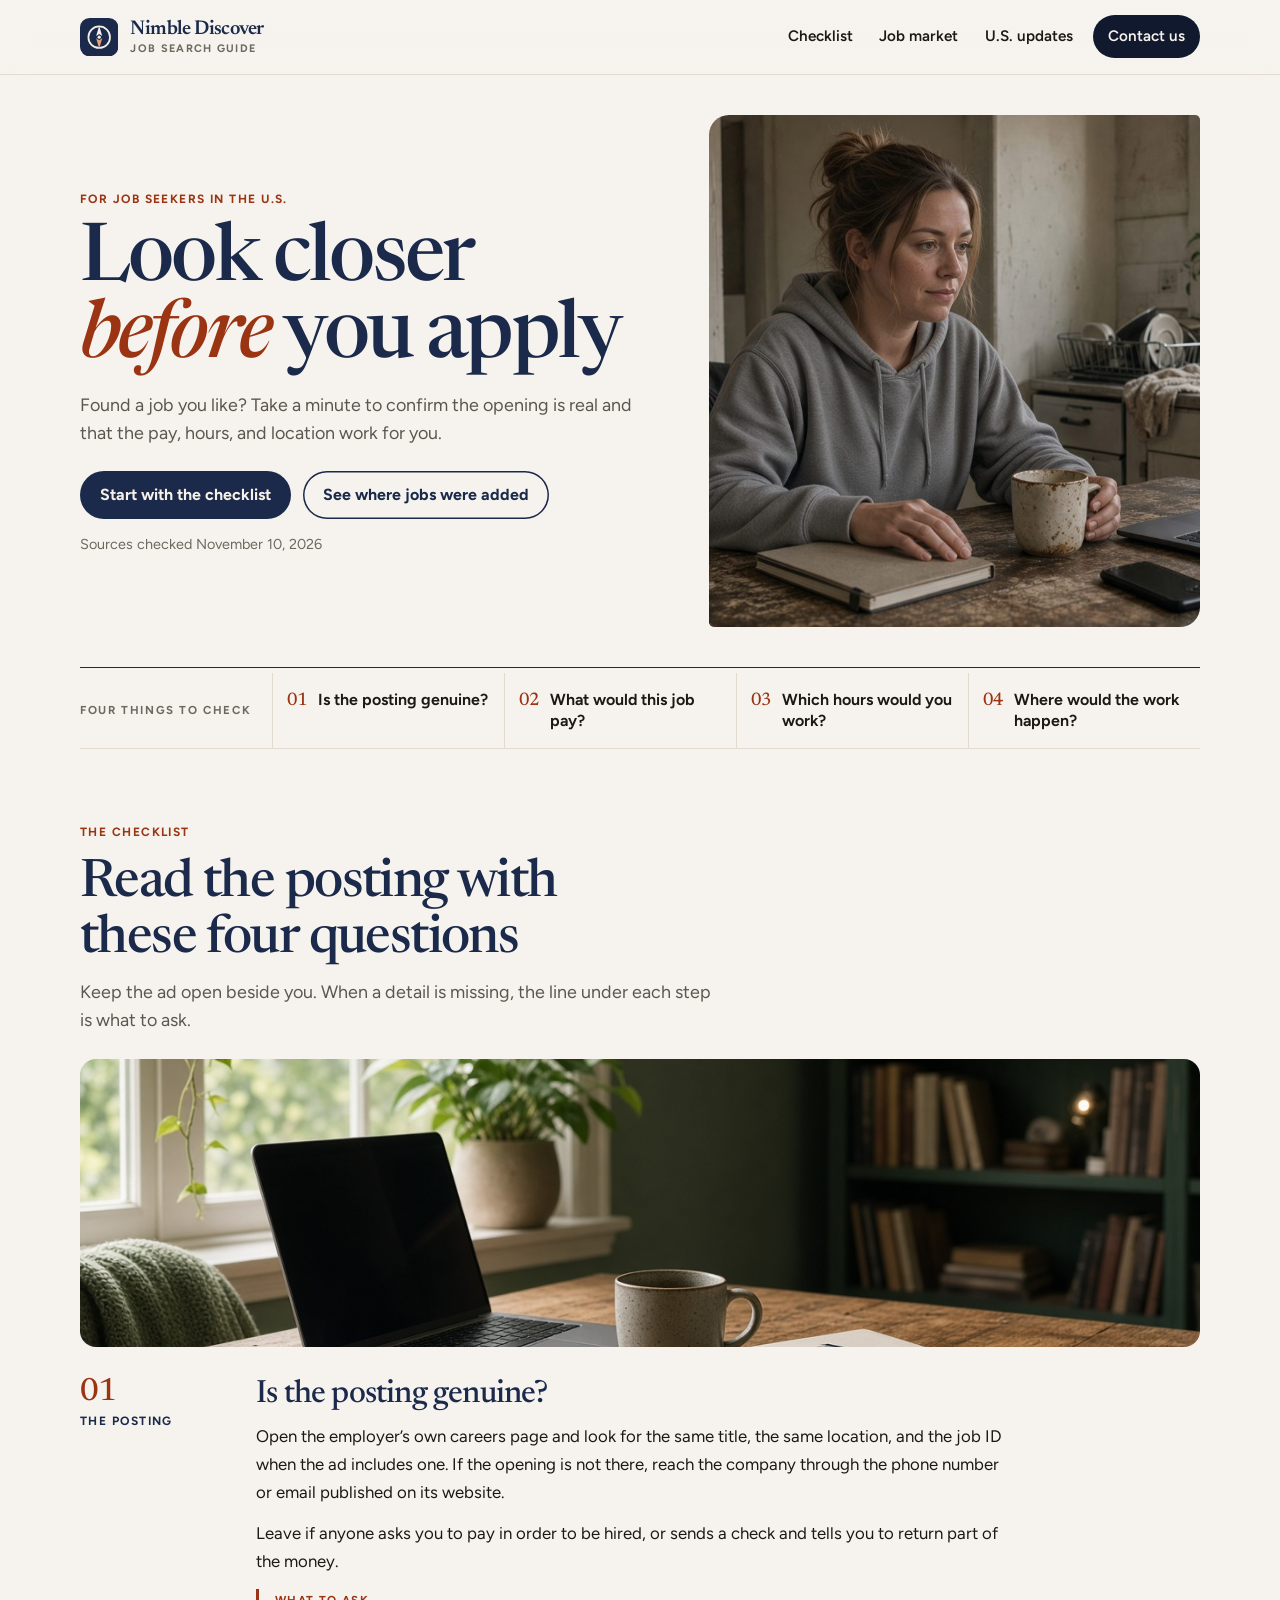
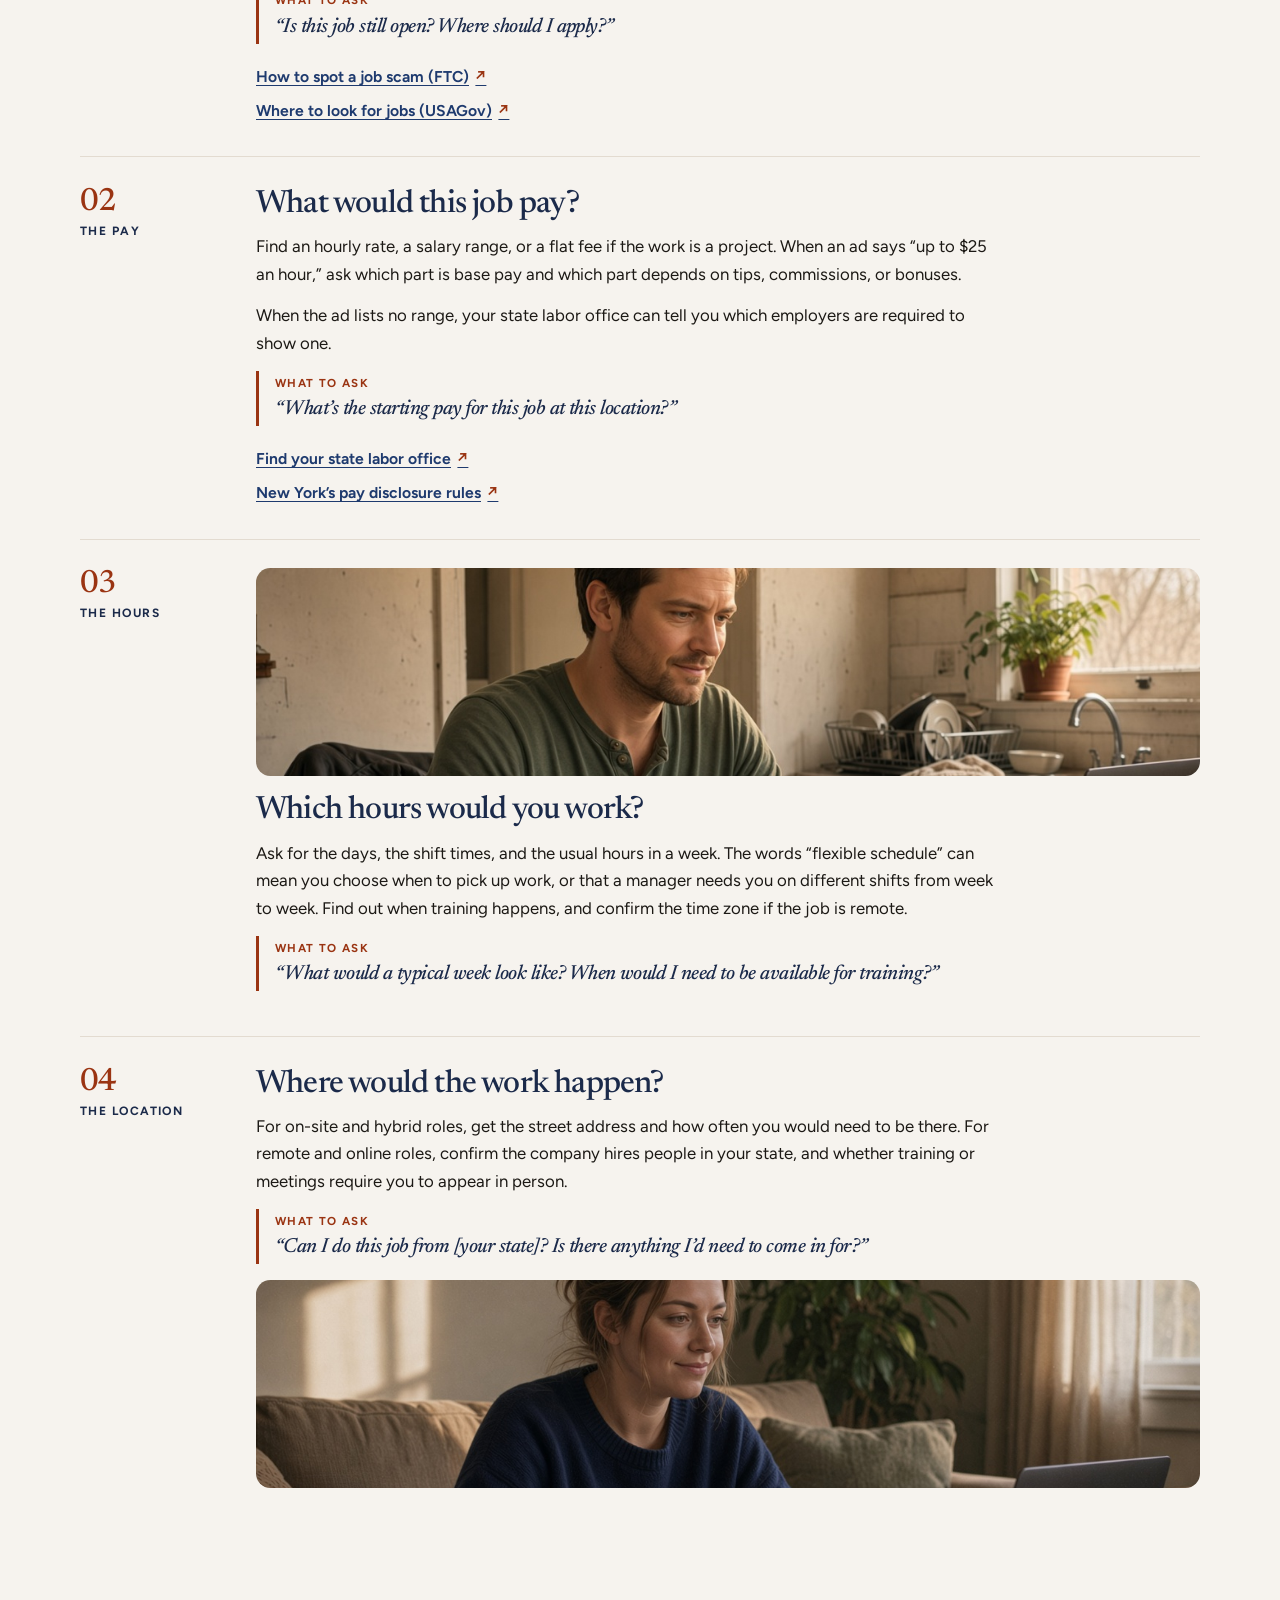
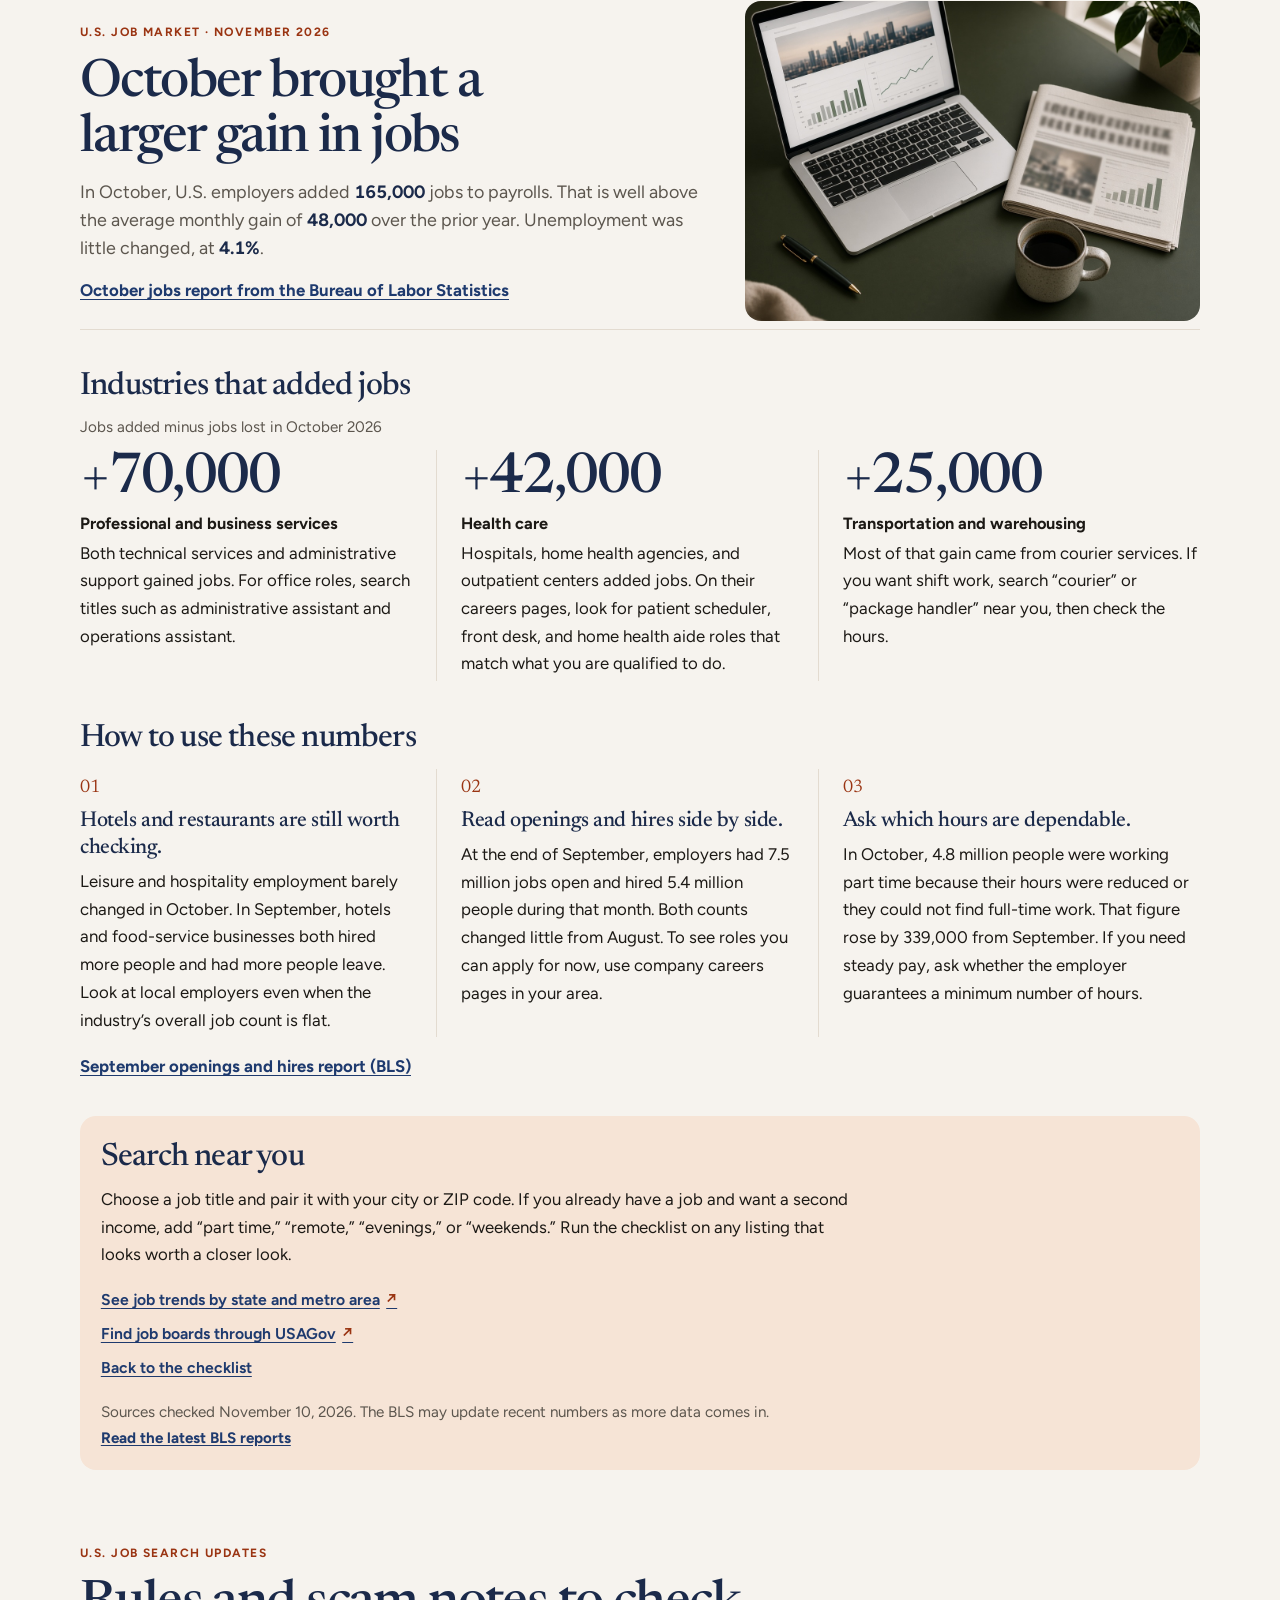
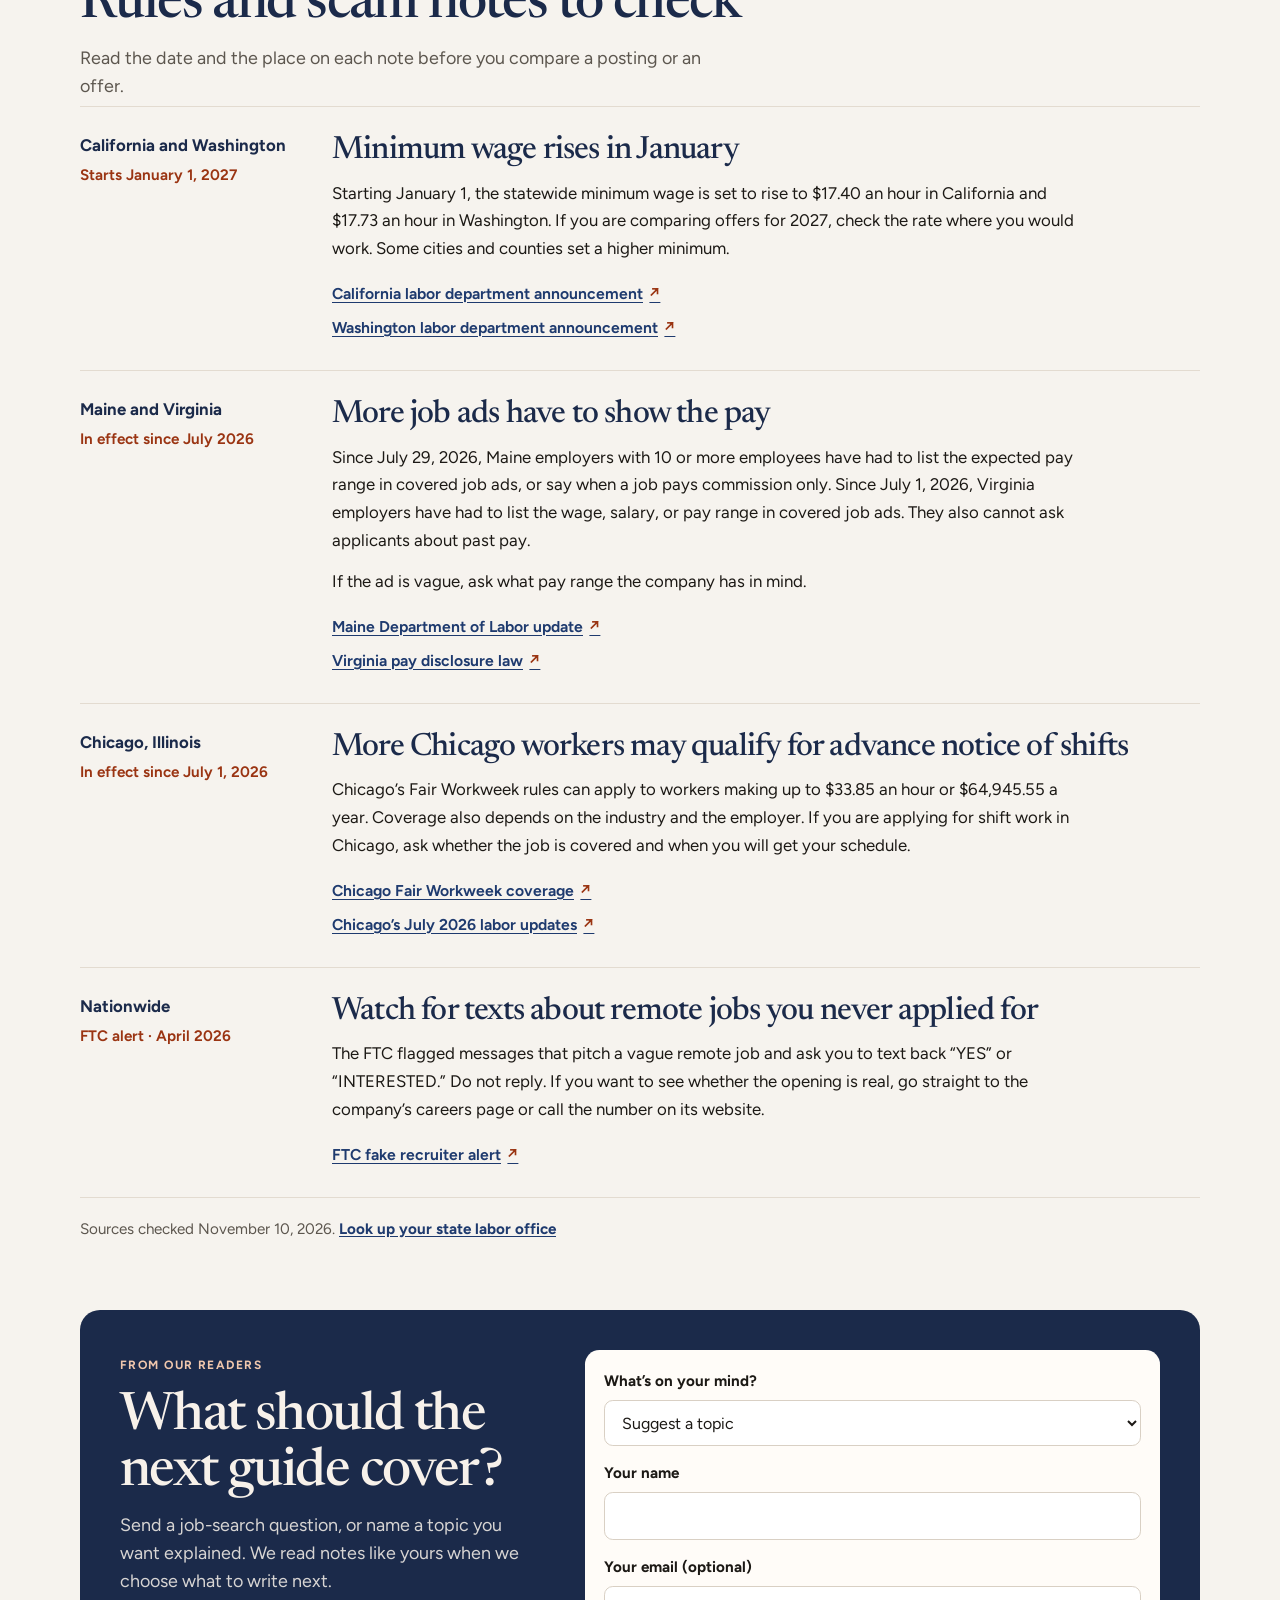
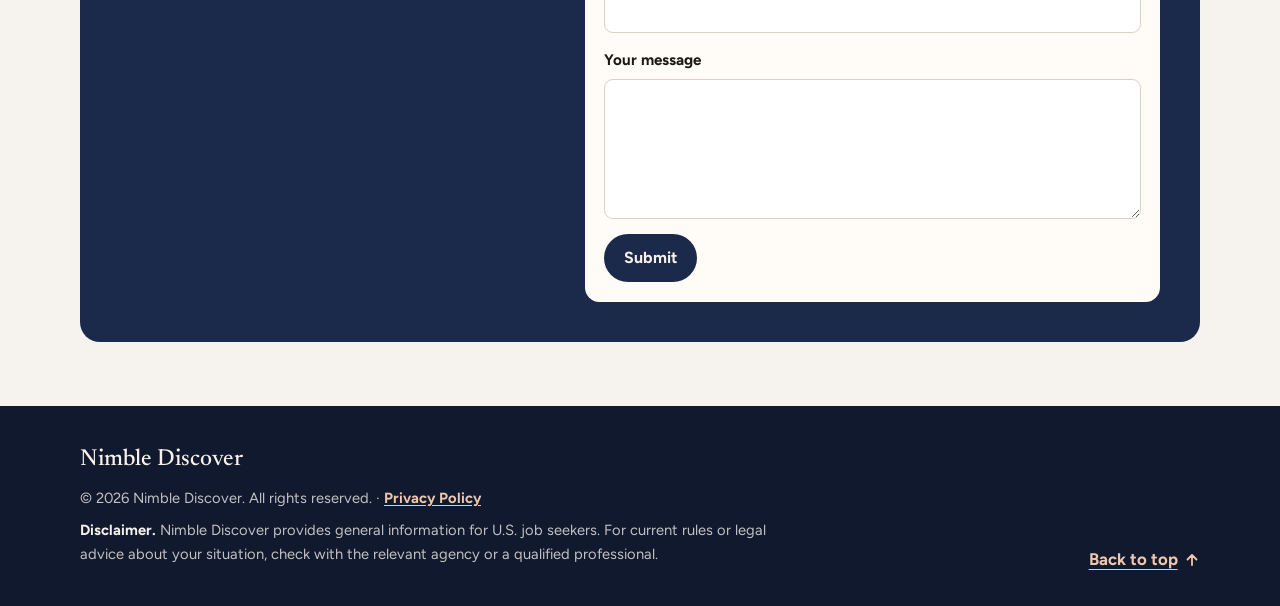
<file: index.html>
<!DOCTYPE html>
<html lang="en">
<head>
  <meta charset="utf-8">
  <meta name="viewport" content="width=device-width, initial-scale=1">
  <title>Look closer before you apply — Nimble Discover Job Search Guide</title>
  <meta name="description" content="Found a job you like? Take a minute to confirm the opening is real and that the pay, hours, and location work for you.">
  <meta name="theme-color" content="#1b2a4a">
  <link rel="canonical" href="https://nimblediscover.com/">
  <meta property="og:url" content="https://nimblediscover.com/">
  <link rel="icon" href="favicon.svg" type="image/svg+xml">
  <link rel="preconnect" href="https://fonts.googleapis.com">
  <link rel="preconnect" href="https://fonts.gstatic.com" crossorigin>
  <link href="https://fonts.googleapis.com/css2?family=Figtree:ital,wght@0,400;0,500;0,600;0,700;1,400&family=Newsreader:ital,opsz,wght@0,6..72,500;0,6..72,600;1,6..72,500&display=swap" rel="stylesheet">
  <link rel="stylesheet" href="uss-style.css">
</head>
<body>
  <div id="top"></div>
  <a class="skip-link" href="#main">Skip to main content</a>

  <header class="site-header">
    <div class="wrap header-inner">
      <a class="brand" href="#top">
        <svg class="mark" viewBox="0 0 32 32" aria-hidden="true">
          <rect width="32" height="32" rx="8" fill="#1b2a4a"/>
          <circle cx="16" cy="16" r="9" fill="none" stroke="#f4efe6" stroke-width="1.45"/>
          <path d="M16 6.6 18.55 15.05 16 13.35 13.45 15.05Z" fill="#f6f3ee"/>
          <path d="M16 25.4 13.45 16.95 16 18.65 18.55 16.95Z" fill="#e7a07a"/>
          <circle cx="16" cy="16" r="1.35" fill="#f4efe6"/>
        </svg>
        <span class="brand-text">
          <span class="brand-name">Nimble Discover</span>
          <span class="brand-sub">Job Search Guide</span>
        </span>
      </a>
      <nav class="site-nav" aria-label="Page">
        <a href="#checklist" data-nav="checklist">Checklist</a>
        <a href="#market" data-nav="market">Job market</a>
        <a href="#updates" data-nav="updates">U.S. updates</a>
        <a class="nav-cta" href="#feedback" data-nav="feedback">Contact us</a>
      </nav>
    </div>
  </header>

  <main id="main">
    <div class="page">
      <section class="hero" aria-labelledby="page-title">
        <div class="hero-copy">
          <p class="chip">For job seekers in the U.S.</p>
          <h1 id="page-title">Look closer <em>before</em> you apply</h1>
          <p class="lede">Found a job you like? Take a minute to confirm the opening is real and that the pay, hours, and location work for you.</p>
          <p class="hero-actions">
            <a class="button" href="#checklist">Start with the checklist</a>
            <a class="button button-ghost" href="#market">See where jobs were added</a>
          </p>
          <p class="checked-on">Sources checked November 10, 2026</p>
        </div>
        <figure class="hero-photo">
          <img src="images/pause-before-apply.jpg" width="1280" height="720" alt="A woman at her kitchen table pauses in front of a laptop before applying for a job.">
        </figure>
      </section>

      <nav class="quick" aria-label="Four things to check">
        <p class="quick-label">Four things to check</p>
        <ol class="quick-list">
          <li><a href="#posting" data-section-link="posting"><span class="num">01</span><span>Is the posting genuine?</span></a></li>
          <li><a href="#pay" data-section-link="pay"><span class="num">02</span><span>What would this job pay?</span></a></li>
          <li><a href="#hours" data-section-link="hours"><span class="num">03</span><span>Which hours would you work?</span></a></li>
          <li><a href="#location" data-section-link="location"><span class="num">04</span><span>Where would the work happen?</span></a></li>
        </ol>
      </nav>

      <div class="sheet-main">
        <section class="section" id="checklist" data-section="checklist">
          <p class="chip">The checklist</p>
          <h2>Read the posting with these four questions</h2>
          <p class="section-lede">Keep the ad open beside you. When a detail is missing, the line under each step is what to ask.</p>
          <figure class="check-photo">
            <img src="images/calm-laptop-nook.jpg" width="1280" height="720" alt="An open laptop, a mug, and a notebook on a wooden table beside a sunny window.">
          </figure>

          <article class="entry" id="posting" data-section="posting">
            <p class="step"><span>01</span> The posting</p>
            <div class="entry-copy">
              <h3>Is the posting genuine?</h3>
              <p>Open the employer’s own careers page and look for the same title, the same location, and the job ID when the ad includes one. If the opening is not there, reach the company through the phone number or email published on its website.</p>
              <p>Leave if anyone asks you to pay in order to be hired, or sends a check and tells you to return part of the money.</p>
              <blockquote class="ask">
                <p class="ask-label">What to ask</p>
                <p>“Is this job still open? Where should I apply?”</p>
              </blockquote>
              <ul class="resources">
                <li><a href="https://consumer.ftc.gov/consumer-alerts/2018/09/anatomy-fake-check-scam" target="_blank" rel="noopener noreferrer">How to spot a job scam (FTC)<span class="visually-hidden"> (opens in a new tab)</span></a></li>
                <li><a href="https://www.usa.gov/job-search" target="_blank" rel="noopener noreferrer">Where to look for jobs (USAGov)<span class="visually-hidden"> (opens in a new tab)</span></a></li>
              </ul>
            </div>
          </article>

          <article class="entry" id="pay" data-section="pay">
            <p class="step"><span>02</span> The pay</p>
            <div class="entry-copy">
              <h3>What would this job pay?</h3>
              <p>Find an hourly rate, a salary range, or a flat fee if the work is a project. When an ad says “up to $25 an hour,” ask which part is base pay and which part depends on tips, commissions, or bonuses.</p>
              <p>When the ad lists no range, your state labor office can tell you which employers are required to show one.</p>
              <blockquote class="ask">
                <p class="ask-label">What to ask</p>
                <p>“What’s the starting pay for this job at this location?”</p>
              </blockquote>
              <ul class="resources">
                <li><a href="https://www.dol.gov/agencies/whd/state/contacts" target="_blank" rel="noopener noreferrer">Find your state labor office<span class="visually-hidden"> (opens in a new tab)</span></a></li>
                <li><a href="https://dol.ny.gov/pay-transparency" target="_blank" rel="noopener noreferrer">New York’s pay disclosure rules<span class="visually-hidden"> (opens in a new tab)</span></a></li>
              </ul>
            </div>
          </article>

          <article class="entry" id="hours" data-section="hours">
            <p class="step"><span>03</span> The hours</p>
            <div class="entry-copy">
              <figure class="inline-photo">
                <img src="images/shift-start.jpg" width="1024" height="768" alt="A man checks a laptop and phone at his kitchen table.">
              </figure>
              <h3>Which hours would you work?</h3>
              <p>Ask for the days, the shift times, and the usual hours in a week. The words “flexible schedule” can mean you choose when to pick up work, or that a manager needs you on different shifts from week to week. Find out when training happens, and confirm the time zone if the job is remote.</p>
              <blockquote class="ask">
                <p class="ask-label">What to ask</p>
                <p>“What would a typical week look like? When would I need to be available for training?”</p>
              </blockquote>
            </div>
          </article>

          <article class="entry" id="location" data-section="location">
            <p class="step"><span>04</span> The location</p>
            <div class="entry-copy">
              <h3>Where would the work happen?</h3>
              <p>For on-site and hybrid roles, get the street address and how often you would need to be there. For remote and online roles, confirm the company hires people in your state, and whether training or meetings require you to appear in person.</p>
              <blockquote class="ask">
                <p class="ask-label">What to ask</p>
                <p>“Can I do this job from [your state]? Is there anything I’d need to come in for?”</p>
              </blockquote>
              <figure class="inline-photo inline-photo-end">
                <img src="images/arriving-at-work.jpg" width="1280" height="720" alt="A woman works on a laptop at her living-room table.">
              </figure>
            </div>
          </article>
        </section>

        <section class="section market" id="market" data-section="market">
          <div class="market-open">
            <div class="market-lead">
              <p class="chip">U.S. job market · November 2026</p>
              <h2>October brought a larger gain in jobs</h2>
              <p class="section-lede">In October, U.S. employers added <strong>165,000</strong> jobs to payrolls. That is well above the average monthly gain of <strong>48,000</strong> over the prior year. Unemployment was little changed, at <strong>4.1%</strong>.</p>
              <p class="source-link"><a href="https://www.bls.gov/news.release/empsit.nr0.htm" target="_blank" rel="noopener noreferrer">October jobs report from the Bureau of Labor Statistics<span class="visually-hidden"> (opens in a new tab)</span></a></p>
            </div>
            <figure class="market-photo">
              <img src="images/jobs-news-desk.jpg" width="1024" height="768" alt="A laptop showing job market charts next to a newspaper and a cup of coffee.">
            </figure>
          </div>

          <div class="market-block gains">
            <h3>Industries that added jobs</h3>
            <p class="meta-line">Jobs added minus jobs lost in October 2026</p>
            <div class="industries">
              <article class="industry">
                <p class="delta">+70,000</p>
                <div>
                  <h4>Professional and business services</h4>
                  <p>Both technical services and administrative support gained jobs. For office roles, search titles such as administrative assistant and operations assistant.</p>
                </div>
              </article>
              <article class="industry">
                <p class="delta">+42,000</p>
                <div>
                  <h4>Health care</h4>
                  <p>Hospitals, home health agencies, and outpatient centers added jobs. On their careers pages, look for patient scheduler, front desk, and home health aide roles that match what you are qualified to do.</p>
                </div>
              </article>
              <article class="industry">
                <p class="delta">+25,000</p>
                <div>
                  <h4>Transportation and warehousing</h4>
                  <p>Most of that gain came from courier services. If you want shift work, search “courier” or “package handler” near you, then check the hours.</p>
                </div>
              </article>
            </div>
          </div>

          <div class="market-block market-notes">
            <h3>How to use these numbers</h3>
            <ul class="meaning">
              <li><strong>Hotels and restaurants are still worth checking.</strong> Leisure and hospitality employment barely changed in October. In September, hotels and food-service businesses both hired more people and had more people leave. Look at local employers even when the industry’s overall job count is flat.</li>
              <li><strong>Read openings and hires side by side.</strong> At the end of September, employers had 7.5 million jobs open and hired 5.4 million people during that month. Both counts changed little from August. To see roles you can apply for now, use company careers pages in your area.</li>
              <li><strong>Ask which hours are dependable.</strong> In October, 4.8 million people were working part time because their hours were reduced or they could not find full-time work. That figure rose by 339,000 from September. If you need steady pay, ask whether the employer guarantees a minimum number of hours.</li>
            </ul>
            <p class="source-link"><a href="https://www.bls.gov/news.release/jolts.nr0.htm" target="_blank" rel="noopener noreferrer">September openings and hires report (BLS)<span class="visually-hidden"> (opens in a new tab)</span></a></p>
          </div>

          <div class="local">
            <h3>Search near you</h3>
            <p>Choose a job title and pair it with your city or ZIP code. If you already have a job and want a second income, add “part time,” “remote,” “evenings,” or “weekends.” Run the checklist on any listing that looks worth a closer look.</p>
            <ul class="resources">
              <li><a href="https://www.bls.gov/sae/" target="_blank" rel="noopener noreferrer">See job trends by state and metro area<span class="visually-hidden"> (opens in a new tab)</span></a></li>
              <li><a href="https://www.usa.gov/job-search" target="_blank" rel="noopener noreferrer">Find job boards through USAGov<span class="visually-hidden"> (opens in a new tab)</span></a></li>
              <li><a href="#checklist">Back to the checklist</a></li>
            </ul>
            <p class="source-note">Sources checked November 10, 2026. The BLS may update recent numbers as more data comes in. <a href="https://www.bls.gov/news.release/" target="_blank" rel="noopener noreferrer">Read the latest BLS reports<span class="visually-hidden"> (opens in a new tab)</span></a></p>
          </div>
        </section>

        <section class="section" id="updates" data-section="updates">
          <p class="chip">U.S. job search updates</p>
          <h2>Rules and scam notes to check</h2>
          <p class="section-lede">Read the date and the place on each note before you compare a posting or an offer.</p>

          <article class="rule">
            <div class="rule-meta">
              <p class="place">California and Washington</p>
              <p class="when">Starts January 1, 2027</p>
            </div>
            <div class="rule-body">
              <h3>Minimum wage rises in January</h3>
              <p>Starting January 1, the statewide minimum wage is set to rise to $17.40 an hour in California and $17.73 an hour in Washington. If you are comparing offers for 2027, check the rate where you would work. Some cities and counties set a higher minimum.</p>
              <ul class="resources">
                <li><a href="https://www.dir.ca.gov/dlse/faq_minimumwage.htm" target="_blank" rel="noopener noreferrer">California labor department announcement<span class="visually-hidden"> (opens in a new tab)</span></a></li>
                <li><a href="https://www.lni.wa.gov/workers-rights/wages/minimum-wage/" target="_blank" rel="noopener noreferrer">Washington labor department announcement<span class="visually-hidden"> (opens in a new tab)</span></a></li>
              </ul>
            </div>
          </article>

          <article class="rule">
            <div class="rule-meta">
              <p class="place">Maine and Virginia</p>
              <p class="when">In effect since July 2026</p>
            </div>
            <div class="rule-body">
              <h3>More job ads have to show the pay</h3>
              <p>Since July 29, 2026, Maine employers with 10 or more employees have had to list the expected pay range in covered job ads, or say when a job pays commission only. Since July 1, 2026, Virginia employers have had to list the wage, salary, or pay range in covered job ads. They also cannot ask applicants about past pay.</p>
              <p>If the ad is vague, ask what pay range the company has in mind.</p>
              <ul class="resources">
                <li><a href="https://www.maine.gov/labor/news_events/article.shtml?id=13356290" target="_blank" rel="noopener noreferrer">Maine Department of Labor update<span class="visually-hidden"> (opens in a new tab)</span></a></li>
                <li><a href="https://doli.virginia.gov/2026/07/01/employment-law-updates-new-legislation-protecting-virginia-workers-applies-beginning-july-1-2026/" target="_blank" rel="noopener noreferrer">Virginia pay disclosure law<span class="visually-hidden"> (opens in a new tab)</span></a></li>
              </ul>
            </div>
          </article>

          <article class="rule">
            <div class="rule-meta">
              <p class="place">Chicago, Illinois</p>
              <p class="when">In effect since July 1, 2026</p>
            </div>
            <div class="rule-body">
              <h3>More Chicago workers may qualify for advance notice of shifts</h3>
              <p>Chicago’s Fair Workweek rules can apply to workers making up to $33.85 an hour or $64,945.55 a year. Coverage also depends on the industry and the employer. If you are applying for shift work in Chicago, ask whether the job is covered and when you will get your schedule.</p>
              <ul class="resources">
                <li><a href="https://www.chicago.gov/city/en/depts/bacp/supp_info/fairworkweek.html" target="_blank" rel="noopener noreferrer">Chicago Fair Workweek coverage<span class="visually-hidden"> (opens in a new tab)</span></a></li>
                <li><a href="https://www.chicago.gov/content/dam/city/depts/bacp/OSL/2026_FWW%20Notice_English_v2.pdf" target="_blank" rel="noopener noreferrer">Chicago’s July 2026 labor updates<span class="visually-hidden"> (opens in a new tab)</span></a></li>
              </ul>
            </div>
          </article>

          <article class="rule">
            <div class="rule-meta">
              <p class="place">Nationwide</p>
              <p class="when">FTC alert · April 2026</p>
            </div>
            <div class="rule-body">
              <h3>Watch for texts about remote jobs you never applied for</h3>
              <p>The FTC flagged messages that pitch a vague remote job and ask you to text back “YES” or “INTERESTED.” Do not reply. If you want to see whether the opening is real, go straight to the company’s careers page or call the number on its website.</p>
              <ul class="resources">
                <li><a href="https://reportfraud.ftc.gov/" target="_blank" rel="noopener noreferrer">FTC fake recruiter alert<span class="visually-hidden"> (opens in a new tab)</span></a></li>
              </ul>
            </div>
          </article>

          <p class="source-note">Sources checked November 10, 2026. <a href="https://www.dol.gov/agencies/whd/state/contacts" target="_blank" rel="noopener noreferrer">Look up your state labor office<span class="visually-hidden"> (opens in a new tab)</span></a></p>
        </section>

        <section class="section feedback" id="feedback" data-section="feedback">
          <div class="feedback-copy">
            <p class="chip">From our readers</p>
            <h2>What should the next guide cover?</h2>
            <p class="section-lede">Send a job-search question, or name a topic you want explained. We read notes like yours when we choose what to write next.</p>
          </div>
          <form class="note-form" id="note-form" action="#feedback" method="post">
            <p id="form-status" class="form-status" role="status" tabindex="-1"></p>
            <div class="field">
              <label for="topic">What’s on your mind?</label>
              <select id="topic" name="topic">
                <option value="" selected>Suggest a topic</option>
                <option>Is the posting genuine?</option>
                <option>What would this job pay?</option>
                <option>Which hours would you work?</option>
                <option>Where would the work happen?</option>
                <option>Job market</option>
                <option>Rules and scam notes</option>
              </select>
            </div>
            <div class="field">
              <label for="name">Your name</label>
              <input id="name" name="name" type="text" autocomplete="name" required>
            </div>
            <div class="field">
              <label for="email">Your email (optional)</label>
              <input id="email" name="email" type="email" autocomplete="email" inputmode="email">
            </div>
            <div class="field">
              <label for="message">Your message</label>
              <textarea id="message" name="message" rows="5" required></textarea>
            </div>
            <button class="button" type="submit">Submit</button>
          </form>
        </section>
      </div>
    </div>
  </main>

  <footer class="site-footer">
    <div class="wrap footer-inner">
      <div class="footer-copy">
        <p class="footer-brand">Nimble Discover</p>
        <p>© 2026 Nimble Discover. All rights reserved. · <a class="footer-link" href="privacy-policy/">Privacy Policy</a></p>
        <p class="disclaimer"><strong>Disclaimer.</strong> Nimble Discover provides general information for U.S. job seekers. For current rules or legal advice about your situation, check with the relevant agency or a qualified professional.</p>
      </div>
      <a class="to-top" href="#top">Back to top <svg class="to-top-icon" viewBox="0 0 16 16" width="16" height="16" aria-hidden="true" focusable="false"><path d="M8 13V3M3.5 7.5L8 3l4.5 4.5" fill="none" stroke="currentColor" stroke-width="1.8" stroke-linecap="round" stroke-linejoin="round"/></svg></a>
    </div>
  </footer>

  <script src="uss-script.js"></script>
</body>
</html>
</file>
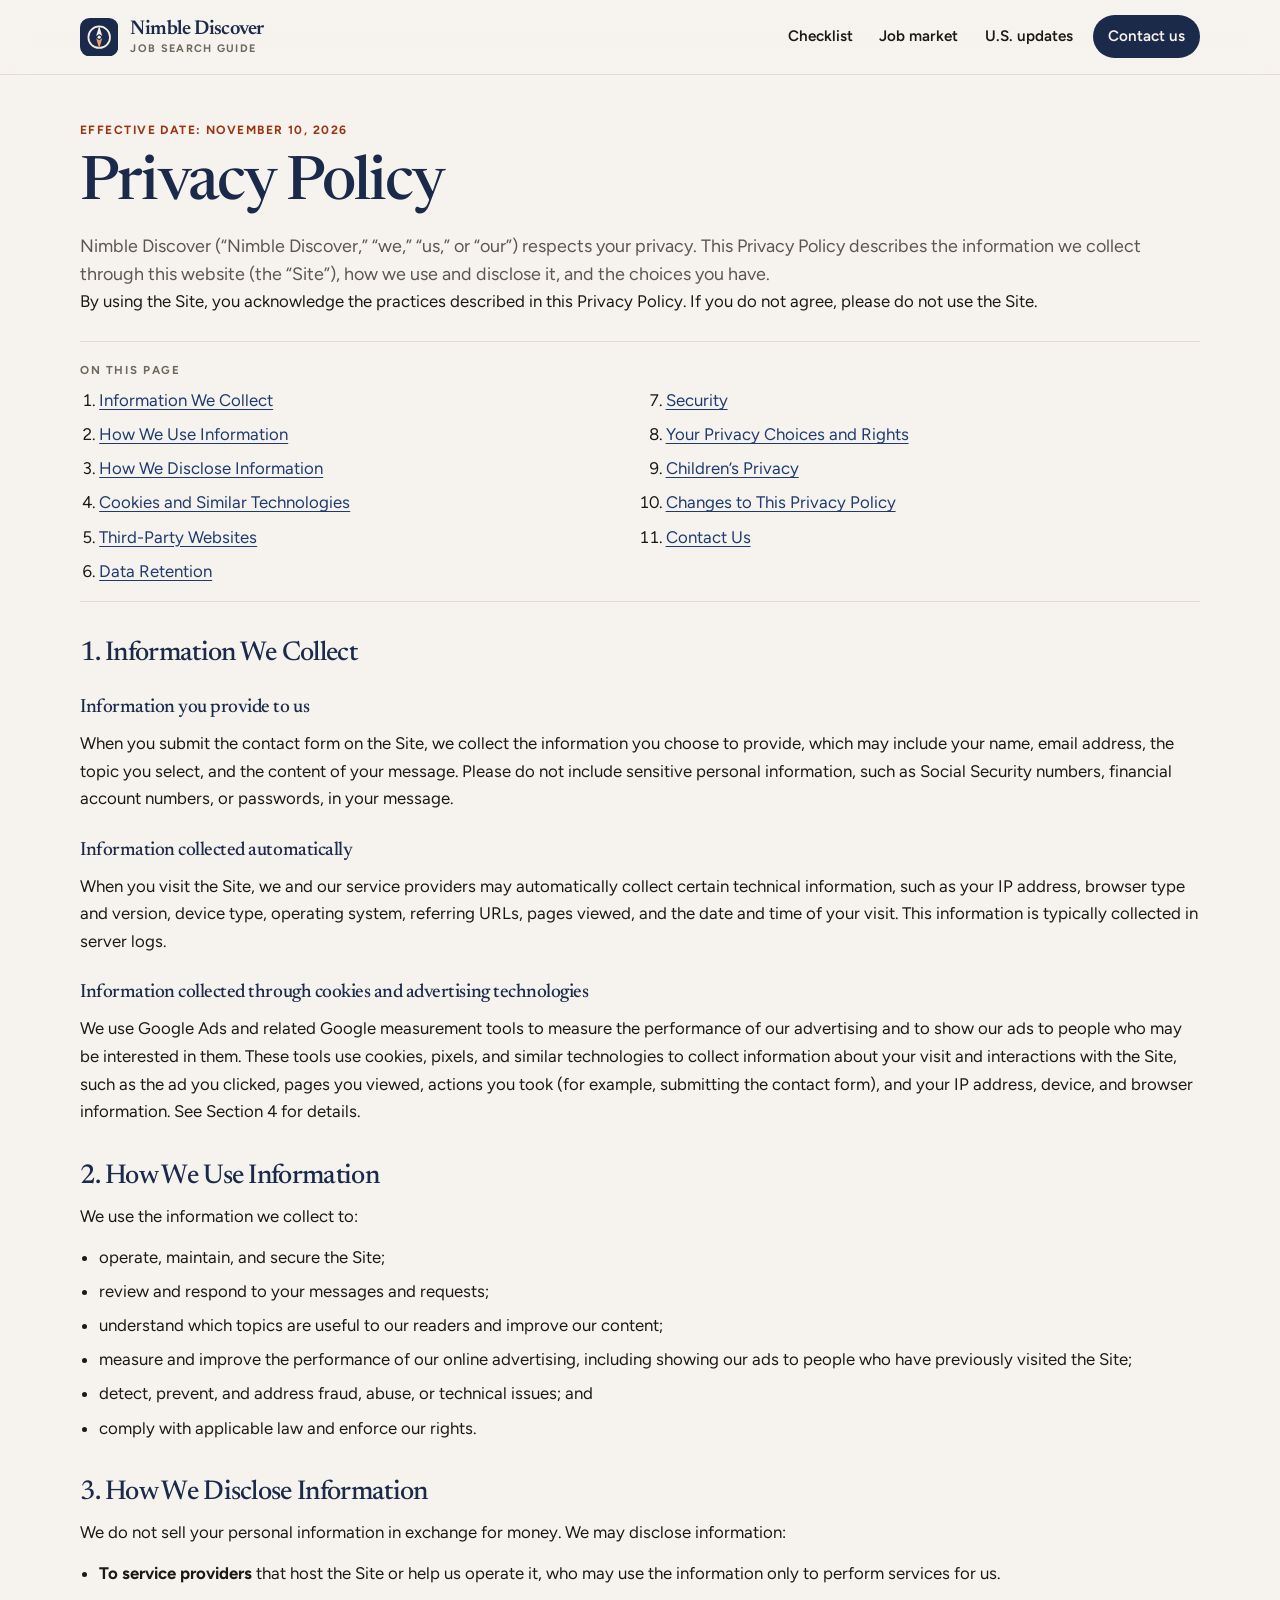
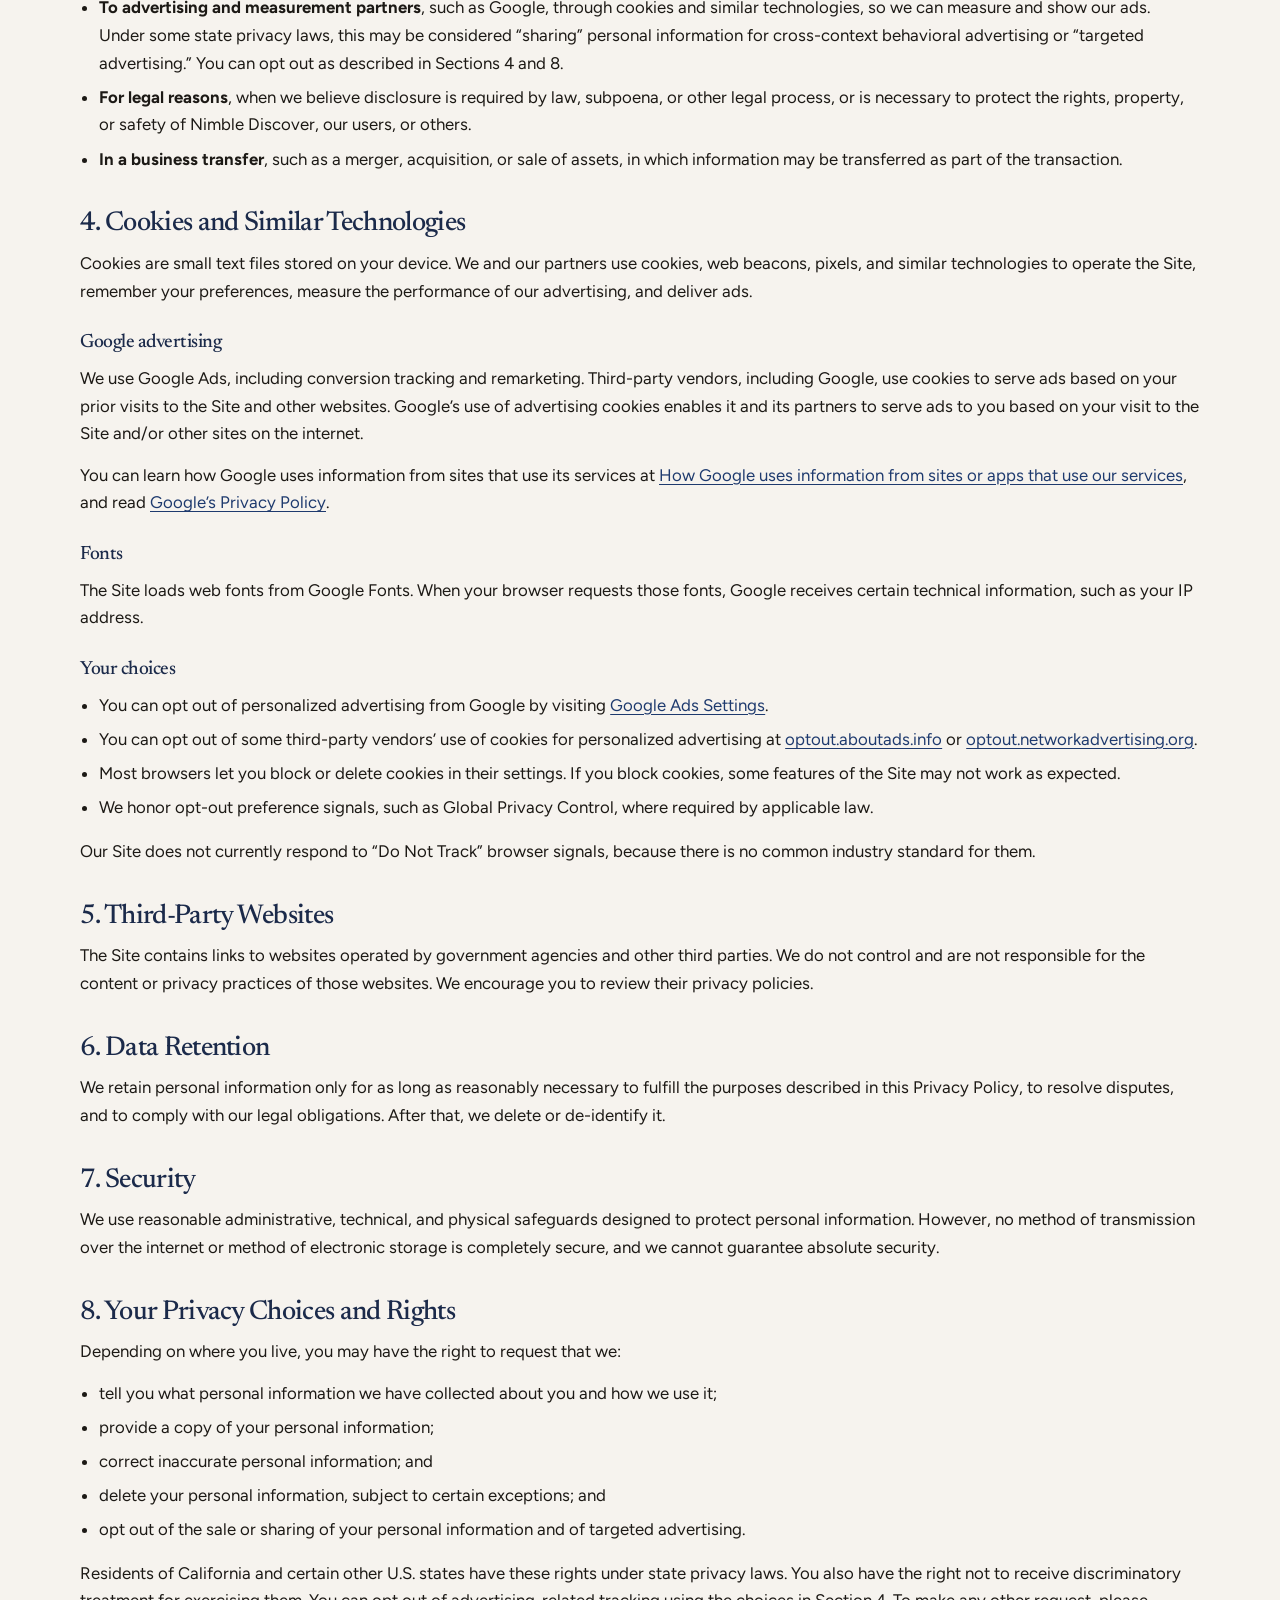
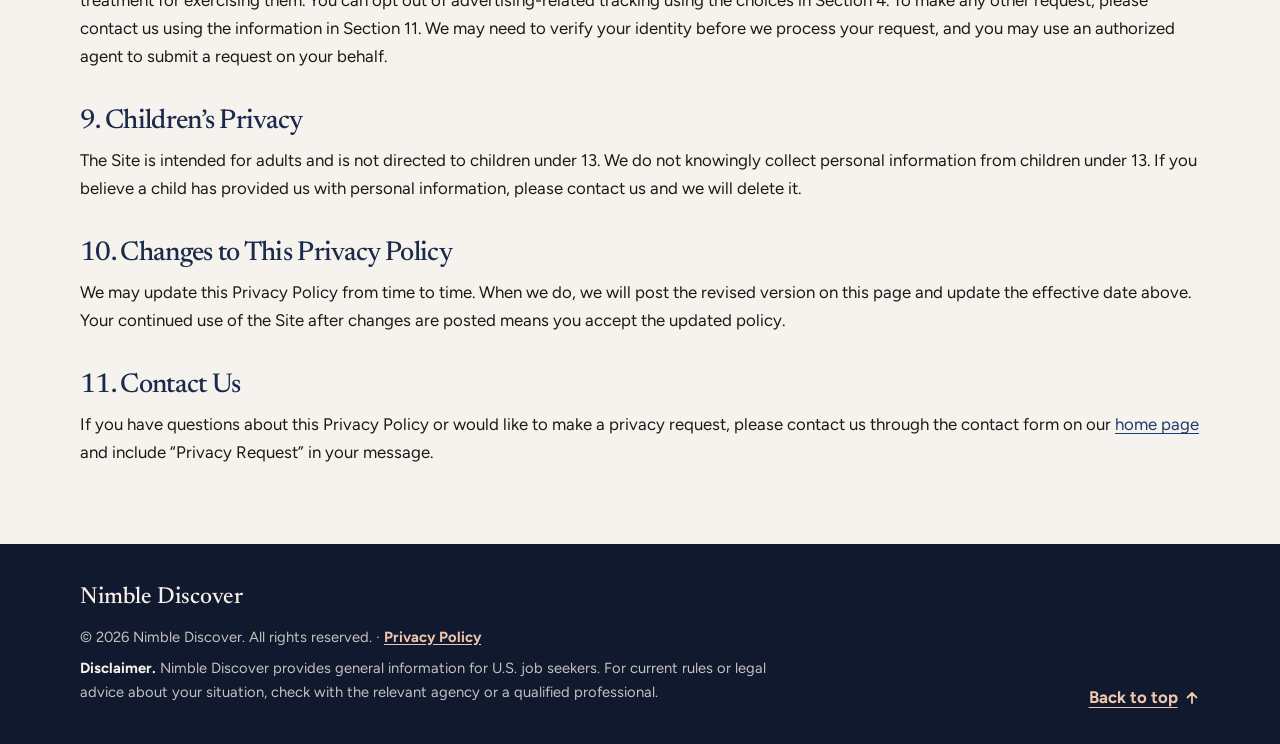
<file: privacy-policy/index.html>
<!DOCTYPE html>
<html lang="en">
<head>
  <meta charset="utf-8">
  <meta name="viewport" content="width=device-width, initial-scale=1">
  <title>Privacy Policy — Nimble Discover Job Search Guide</title>
  <meta name="description" content="How Nimble Discover handles the information you share with us and what we collect when you use this site.">
  <meta name="robots" content="index, follow">
  <meta name="theme-color" content="#1b2a4a">
  <link rel="canonical" href="https://nimblediscover.com/privacy-policy/">
  <link rel="icon" href="../favicon.svg" type="image/svg+xml">
  <link rel="preconnect" href="https://fonts.googleapis.com">
  <link rel="preconnect" href="https://fonts.gstatic.com" crossorigin>
  <link href="https://fonts.googleapis.com/css2?family=Figtree:ital,wght@0,400;0,500;0,600;0,700;1,400&family=Newsreader:ital,opsz,wght@0,6..72,500;0,6..72,600;1,6..72,500&display=swap" rel="stylesheet">
  <link rel="stylesheet" href="../uss-style.css">
</head>
<body>
  <div id="top"></div>
  <a class="skip-link" href="#main">Skip to main content</a>

  <header class="site-header">
    <div class="wrap header-inner">
      <a class="brand" href="../">
        <svg class="mark" viewBox="0 0 32 32" aria-hidden="true">
          <rect width="32" height="32" rx="8" fill="#1b2a4a"/>
          <circle cx="16" cy="16" r="9" fill="none" stroke="#f4efe6" stroke-width="1.45"/>
          <path d="M16 6.6 18.55 15.05 16 13.35 13.45 15.05Z" fill="#f6f3ee"/>
          <path d="M16 25.4 13.45 16.95 16 18.65 18.55 16.95Z" fill="#e7a07a"/>
          <circle cx="16" cy="16" r="1.35" fill="#f4efe6"/>
        </svg>
        <span class="brand-text">
          <span class="brand-name">Nimble Discover</span>
          <span class="brand-sub">Job Search Guide</span>
        </span>
      </a>
      <nav class="site-nav" aria-label="Page">
        <a href="../#checklist" data-nav="checklist">Checklist</a>
        <a href="../#market" >Job market</a>
        <a href="../#updates" >U.S. updates</a>
        <a class="nav-cta" href="../#feedback" >Contact us</a>
      </nav>
    </div>
  </header>

  <main id="main">
    <div class="page">
      <article class="doc doc-policy" aria-labelledby="page-title">
        <p class="chip">Effective date: November 10, 2026</p>
        <h1 id="page-title">Privacy Policy</h1>
        <p class="lede">Nimble Discover (“Nimble Discover,” “we,” “us,” or “our”) respects your privacy. This Privacy Policy describes the information we collect through this website (the “Site”), how we use and disclose it, and the choices you have.</p>
        <p>By using the Site, you acknowledge the practices described in this Privacy Policy. If you do not agree, please do not use the Site.</p>

        <nav class="doc-toc" aria-label="On this page">
          <p class="doc-toc-label">On this page</p>
          <ol>
            <li><a href="#collect">Information We Collect</a></li>
            <li><a href="#use">How We Use Information</a></li>
            <li><a href="#disclose">How We Disclose Information</a></li>
            <li><a href="#cookies">Cookies and Similar Technologies</a></li>
            <li><a href="#links">Third-Party Websites</a></li>
            <li><a href="#retention">Data Retention</a></li>
            <li><a href="#security">Security</a></li>
            <li><a href="#rights">Your Privacy Choices and Rights</a></li>
            <li><a href="#children">Children’s Privacy</a></li>
            <li><a href="#changes">Changes to This Privacy Policy</a></li>
            <li><a href="#contact">Contact Us</a></li>
          </ol>
        </nav>

        <h2 id="collect">1. Information We Collect</h2>
        <h3>Information you provide to us</h3>
        <p>When you submit the contact form on the Site, we collect the information you choose to provide, which may include your name, email address, the topic you select, and the content of your message. Please do not include sensitive personal information, such as Social Security numbers, financial account numbers, or passwords, in your message.</p>
        <h3>Information collected automatically</h3>
        <p>When you visit the Site, we and our service providers may automatically collect certain technical information, such as your IP address, browser type and version, device type, operating system, referring URLs, pages viewed, and the date and time of your visit. This information is typically collected in server logs.</p>
        <h3>Information collected through cookies and advertising technologies</h3>
        <p>We use Google Ads and related Google measurement tools to measure the performance of our advertising and to show our ads to people who may be interested in them. These tools use cookies, pixels, and similar technologies to collect information about your visit and interactions with the Site, such as the ad you clicked, pages you viewed, actions you took (for example, submitting the contact form), and your IP address, device, and browser information. See Section 4 for details.</p>

        <h2 id="use">2. How We Use Information</h2>
        <p>We use the information we collect to:</p>
        <ul>
          <li>operate, maintain, and secure the Site;</li>
          <li>review and respond to your messages and requests;</li>
          <li>understand which topics are useful to our readers and improve our content;</li>
          <li>measure and improve the performance of our online advertising, including showing our ads to people who have previously visited the Site;</li>
          <li>detect, prevent, and address fraud, abuse, or technical issues; and</li>
          <li>comply with applicable law and enforce our rights.</li>
        </ul>

        <h2 id="disclose">3. How We Disclose Information</h2>
        <p>We do not sell your personal information in exchange for money. We may disclose information:</p>
        <ul>
          <li><strong>To service providers</strong> that host the Site or help us operate it, who may use the information only to perform services for us.</li>
          <li><strong>To advertising and measurement partners</strong>, such as Google, through cookies and similar technologies, so we can measure and show our ads. Under some state privacy laws, this may be considered “sharing” personal information for cross-context behavioral advertising or “targeted advertising.” You can opt out as described in Sections 4 and 8.</li>
          <li><strong>For legal reasons</strong>, when we believe disclosure is required by law, subpoena, or other legal process, or is necessary to protect the rights, property, or safety of Nimble Discover, our users, or others.</li>
          <li><strong>In a business transfer</strong>, such as a merger, acquisition, or sale of assets, in which information may be transferred as part of the transaction.</li>
        </ul>

        <h2 id="cookies">4. Cookies and Similar Technologies</h2>
        <p>Cookies are small text files stored on your device. We and our partners use cookies, web beacons, pixels, and similar technologies to operate the Site, remember your preferences, measure the performance of our advertising, and deliver ads.</p>
        <h3>Google advertising</h3>
        <p>We use Google Ads, including conversion tracking and remarketing. Third-party vendors, including Google, use cookies to serve ads based on your prior visits to the Site and other websites. Google’s use of advertising cookies enables it and its partners to serve ads to you based on your visit to the Site and/or other sites on the internet.</p>
        <p>You can learn how Google uses information from sites that use its services at <a href="https://policies.google.com/technologies/partner-sites" target="_blank" rel="noopener noreferrer">How Google uses information from sites or apps that use our services<span class="visually-hidden"> (opens in a new tab)</span></a>, and read <a href="https://policies.google.com/privacy" target="_blank" rel="noopener noreferrer">Google’s Privacy Policy<span class="visually-hidden"> (opens in a new tab)</span></a>.</p>
        <h3>Fonts</h3>
        <p>The Site loads web fonts from Google Fonts. When your browser requests those fonts, Google receives certain technical information, such as your IP address.</p>
        <h3>Your choices</h3>
        <ul>
          <li>You can opt out of personalized advertising from Google by visiting <a href="https://adssettings.google.com" target="_blank" rel="noopener noreferrer">Google Ads Settings<span class="visually-hidden"> (opens in a new tab)</span></a>.</li>
          <li>You can opt out of some third-party vendors’ use of cookies for personalized advertising at <a href="https://optout.aboutads.info" target="_blank" rel="noopener noreferrer">optout.aboutads.info<span class="visually-hidden"> (opens in a new tab)</span></a> or <a href="https://optout.networkadvertising.org" target="_blank" rel="noopener noreferrer">optout.networkadvertising.org<span class="visually-hidden"> (opens in a new tab)</span></a>.</li>
          <li>Most browsers let you block or delete cookies in their settings. If you block cookies, some features of the Site may not work as expected.</li>
          <li>We honor opt-out preference signals, such as Global Privacy Control, where required by applicable law.</li>
        </ul>
        <p>Our Site does not currently respond to “Do Not Track” browser signals, because there is no common industry standard for them.</p>

        <h2 id="links">5. Third-Party Websites</h2>
        <p>The Site contains links to websites operated by government agencies and other third parties. We do not control and are not responsible for the content or privacy practices of those websites. We encourage you to review their privacy policies.</p>

        <h2 id="retention">6. Data Retention</h2>
        <p>We retain personal information only for as long as reasonably necessary to fulfill the purposes described in this Privacy Policy, to resolve disputes, and to comply with our legal obligations. After that, we delete or de-identify it.</p>

        <h2 id="security">7. Security</h2>
        <p>We use reasonable administrative, technical, and physical safeguards designed to protect personal information. However, no method of transmission over the internet or method of electronic storage is completely secure, and we cannot guarantee absolute security.</p>

        <h2 id="rights">8. Your Privacy Choices and Rights</h2>
        <p>Depending on where you live, you may have the right to request that we:</p>
        <ul>
          <li>tell you what personal information we have collected about you and how we use it;</li>
          <li>provide a copy of your personal information;</li>
          <li>correct inaccurate personal information; and</li>
          <li>delete your personal information, subject to certain exceptions; and</li>
          <li>opt out of the sale or sharing of your personal information and of targeted advertising.</li>
        </ul>
        <p>Residents of California and certain other U.S. states have these rights under state privacy laws. You also have the right not to receive discriminatory treatment for exercising them. You can opt out of advertising-related tracking using the choices in Section 4. To make any other request, please contact us using the information in Section 11. We may need to verify your identity before we process your request, and you may use an authorized agent to submit a request on your behalf.</p>

        <h2 id="children">9. Children’s Privacy</h2>
        <p>The Site is intended for adults and is not directed to children under 13. We do not knowingly collect personal information from children under 13. If you believe a child has provided us with personal information, please contact us and we will delete it.</p>

        <h2 id="changes">10. Changes to This Privacy Policy</h2>
        <p>We may update this Privacy Policy from time to time. When we do, we will post the revised version on this page and update the effective date above. Your continued use of the Site after changes are posted means you accept the updated policy.</p>

        <h2 id="contact">11. Contact Us</h2>
        <p>If you have questions about this Privacy Policy or would like to make a privacy request, please contact us through the contact form on our <a href="../#feedback">home page</a> and include “Privacy Request” in your message.</p>

      </article>
    </div>
  </main>

  <footer class="site-footer">
    <div class="wrap footer-inner">
      <div class="footer-copy">
        <p class="footer-brand">Nimble Discover</p>
        <p>© 2026 Nimble Discover. All rights reserved. · <a class="footer-link" href="../privacy-policy/">Privacy Policy</a></p>
        <p class="disclaimer"><strong>Disclaimer.</strong> Nimble Discover provides general information for U.S. job seekers. For current rules or legal advice about your situation, check with the relevant agency or a qualified professional.</p>
      </div>
      <a class="to-top" href="#top">Back to top <svg class="to-top-icon" viewBox="0 0 16 16" width="16" height="16" aria-hidden="true" focusable="false"><path d="M8 13V3M3.5 7.5L8 3l4.5 4.5" fill="none" stroke="currentColor" stroke-width="1.8" stroke-linecap="round" stroke-linejoin="round"/></svg></a>
    </div>
  </footer>

  <script src="../uss-script.js"></script>
</body>
</html>
</file>
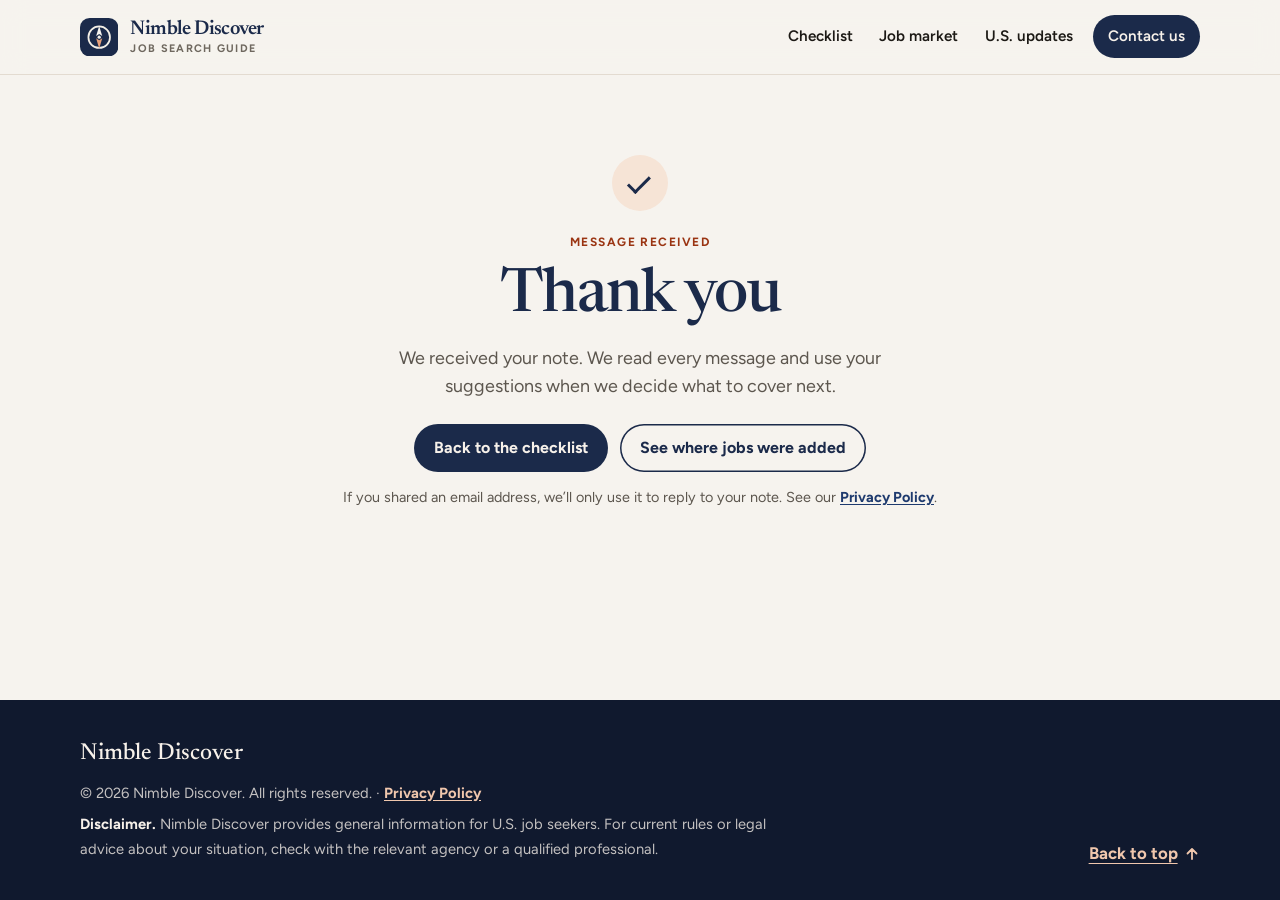
<file: thank-you/index.html>
<!DOCTYPE html>
<html lang="en">
<head>
  <meta charset="utf-8">
  <meta name="viewport" content="width=device-width, initial-scale=1">
  <title>Thank you — Nimble Discover Job Search Guide</title>
  <meta name="description" content="We received your message. Thanks for helping us decide what to cover next.">
  <meta name="robots" content="noindex, follow">
  <meta name="theme-color" content="#1b2a4a">
  <link rel="canonical" href="https://nimblediscover.com/thank-you/">
  <link rel="icon" href="../favicon.svg" type="image/svg+xml">
  <link rel="preconnect" href="https://fonts.googleapis.com">
  <link rel="preconnect" href="https://fonts.gstatic.com" crossorigin>
  <link href="https://fonts.googleapis.com/css2?family=Figtree:ital,wght@0,400;0,500;0,600;0,700;1,400&family=Newsreader:ital,opsz,wght@0,6..72,500;0,6..72,600;1,6..72,500&display=swap" rel="stylesheet">
  <link rel="stylesheet" href="../uss-style.css">
</head>
<body>
  <div id="top"></div>
  <a class="skip-link" href="#main">Skip to main content</a>

  <header class="site-header">
    <div class="wrap header-inner">
      <a class="brand" href="../">
        <svg class="mark" viewBox="0 0 32 32" aria-hidden="true">
          <rect width="32" height="32" rx="8" fill="#1b2a4a"/>
          <circle cx="16" cy="16" r="9" fill="none" stroke="#f4efe6" stroke-width="1.45"/>
          <path d="M16 6.6 18.55 15.05 16 13.35 13.45 15.05Z" fill="#f6f3ee"/>
          <path d="M16 25.4 13.45 16.95 16 18.65 18.55 16.95Z" fill="#e7a07a"/>
          <circle cx="16" cy="16" r="1.35" fill="#f4efe6"/>
        </svg>
        <span class="brand-text">
          <span class="brand-name">Nimble Discover</span>
          <span class="brand-sub">Job Search Guide</span>
        </span>
      </a>
      <nav class="site-nav" aria-label="Page">
        <a href="../#checklist" data-nav="checklist">Checklist</a>
        <a href="../#market" >Job market</a>
        <a href="../#updates" >U.S. updates</a>
        <a class="nav-cta" href="../#feedback" >Contact us</a>
      </nav>
    </div>
  </header>

  <main id="main">
    <div class="page">
      <section class="doc doc-thanks" aria-labelledby="page-title">
        <span class="thanks-icon" aria-hidden="true"></span>
        <p class="chip">Message received</p>
        <h1 id="page-title">Thank you</h1>
        <p class="lede">We received your note. We read every message and use your suggestions when we decide what to cover next.</p>
        <p class="hero-actions">
          <a class="button" href="../#checklist">Back to the checklist</a>
          <a class="button button-ghost" href="../#market">See where jobs were added</a>
        </p>
        <p class="checked-on">If you shared an email address, we’ll only use it to reply to your note. See our <a href="../privacy-policy/">Privacy Policy</a>.</p>
      </section>
    </div>
  </main>

  <footer class="site-footer">
    <div class="wrap footer-inner">
      <div class="footer-copy">
        <p class="footer-brand">Nimble Discover</p>
        <p>© 2026 Nimble Discover. All rights reserved. · <a class="footer-link" href="../privacy-policy/">Privacy Policy</a></p>
        <p class="disclaimer"><strong>Disclaimer.</strong> Nimble Discover provides general information for U.S. job seekers. For current rules or legal advice about your situation, check with the relevant agency or a qualified professional.</p>
      </div>
      <a class="to-top" href="#top">Back to top <svg class="to-top-icon" viewBox="0 0 16 16" width="16" height="16" aria-hidden="true" focusable="false"><path d="M8 13V3M3.5 7.5L8 3l4.5 4.5" fill="none" stroke="currentColor" stroke-width="1.8" stroke-linecap="round" stroke-linejoin="round"/></svg></a>
    </div>
  </footer>

  <script src="../uss-script.js"></script>
</body>
</html>
</file>
<file: uss-style.css>
:root {
  --ink: #1c1915;
  --muted: #5c564e;
  --faint: #6f685f;
  --navy: #1b2a4a;
  --navy-deep: #10192e;
  --clay: #9a3412;
  --clay-soft: #f6e4d6;
  --link: #1e3a6e;
  --paper: #f6f3ee;
  --card: #fffcf8;
  --line: #e3dbd0;
  --cream: #f7f1ea;
  --measure: 62ch;
  font-family: Figtree, "Segoe UI", "Helvetica Neue", Arial, sans-serif;
  color: var(--ink);
  background: var(--paper);
}

*,
*::before,
*::after {
  box-sizing: border-box;
}

html {
  scroll-behavior: smooth;
  scroll-padding-top: 5.5rem;
}

body {
  display: flex;
  flex-direction: column;
  min-height: 100vh;
  min-height: 100dvh;
  margin: 0;
  font-size: 1.05rem;
  line-height: 1.65;
  background: var(--paper);
  color: var(--ink);
  text-rendering: optimizeLegibility;
}

main {
  flex: 1 0 auto;
}

h1, h2, h3, h4, .delta, .ask p:last-child, .num, .step span {
  font-family: Newsreader, "Iowan Old Style", Palatino, Georgia, serif;
  font-optical-sizing: auto;
  font-weight: 500;
  letter-spacing: -0.025em;
  color: var(--navy);
}

h1, h2, h3, h4, p {
  margin-top: 0;
}

p {
  margin-bottom: 0.85rem;
}

a {
  color: var(--link);
  text-underline-offset: 0.16em;
}

img, svg {
  display: block;
  max-width: 100%;
}

::selection {
  background: #f3d2bf;
  color: var(--ink);
}

.skip-link {
  position: absolute;
  left: 1rem;
  top: -4rem;
  background: var(--navy);
  color: var(--cream);
  padding: 0.6rem 0.9rem;
  border-radius: 0.4rem;
  z-index: 20;
}

.skip-link:focus {
  top: 0.75rem;
}

.visually-hidden {
  position: absolute;
  width: 1px;
  height: 1px;
  padding: 0;
  margin: -1px;
  overflow: hidden;
  clip: rect(0, 0, 0, 0);
  white-space: nowrap;
  border: 0;
}

.wrap {
  width: min(1120px, calc(100% - 2rem));
  margin-inline: auto;
}

.site-header {
  position: sticky;
  top: 0;
  z-index: 10;
  background: rgba(246, 243, 238, 0.92);
  backdrop-filter: blur(12px);
  border-bottom: 1px solid var(--line);
}

.header-inner {
  display: flex;
  align-items: center;
  justify-content: space-between;
  gap: 0.75rem 1.5rem;
  min-height: 4.6rem;
}

.brand {
  display: flex;
  align-items: center;
  gap: 0.75rem;
  color: inherit;
  text-decoration: none;
  min-width: 0;
}

.mark {
  width: 2.4rem;
  height: 2.4rem;
  flex: none;
}

.brand-text {
  display: flex;
  flex-direction: column;
  line-height: 1.05;
}

.brand-name {
  font-family: Newsreader, Georgia, serif;
  font-weight: 600;
  font-size: 1.25rem;
  letter-spacing: -0.03em;
  color: var(--navy);
}

.brand-sub {
  margin-top: 0.2rem;
  font-size: 0.68rem;
  font-weight: 700;
  letter-spacing: 0.12em;
  text-transform: uppercase;
  color: var(--faint);
}

.site-nav {
  display: flex;
  flex-wrap: wrap;
  align-items: center;
  gap: 0.15rem;
  margin-left: auto;
}

.site-nav a {
  color: var(--ink);
  text-decoration: none;
  font-weight: 600;
  font-size: 0.95rem;
  padding: 0.55rem 0.75rem;
  border-radius: 0.35rem;
}

.site-nav a:hover {
  color: var(--clay);
}

.site-nav a[aria-current="true"] {
  color: var(--clay);
  box-shadow: inset 0 -2px 0 var(--clay);
}

.site-nav a.nav-cta {
  margin-left: 0.35rem;
  padding: 0.55rem 0.95rem;
  border-radius: 999px;
  background: var(--navy);
  color: var(--cream);
  box-shadow: none;
}

.site-nav a.nav-cta:hover,
.site-nav a.nav-cta[aria-current="true"] {
  background: var(--navy-deep);
  color: var(--cream);
  box-shadow: none;
}

.page {
  width: min(1120px, calc(100% - 2rem));
  margin: 0 auto;
}

.sheet-main {
  min-width: 0;
}

.chip {
  display: inline-block;
  margin: 0 0 0.85rem;
  color: var(--clay);
  font-size: 0.75rem;
  font-weight: 700;
  letter-spacing: 0.12em;
  text-transform: uppercase;
}

.hero {
  display: grid;
  gap: 1.75rem;
  padding: 1.75rem 0 0.5rem;
}

.hero h1 {
  margin: 0 0 0.9rem;
  max-width: 11ch;
  font-size: clamp(2.8rem, 7vw, 5rem);
  line-height: 0.96;
  letter-spacing: -0.035em;
  color: var(--navy);
  text-wrap: balance;
}

.hero h1 em {
  font-style: italic;
  font-weight: 500;
  color: var(--clay);
}

.lede,
.section-lede {
  font-size: 1.12rem;
  line-height: 1.55;
  color: var(--muted);
}

.lede {
  max-width: 36rem;
  margin-bottom: 0;
}

.hero-actions {
  display: flex;
  flex-wrap: wrap;
  gap: 0.75rem;
  margin: 1.5rem 0 0.9rem;
}

.checked-on {
  margin: 0;
  color: var(--faint);
  font-size: 0.9rem;
}

.hero-photo,
.check-photo,
.inline-photo,
.market-photo {
  margin: 0;
  overflow: hidden;
}

.hero-photo {
  border-radius: 1.25rem 0.3rem 1.25rem 0.3rem;
}

.hero-photo img {
  width: 100%;
  height: 18rem;
  object-fit: cover;
  object-position: 45% 30%;
}

.button {
  display: inline-flex;
  align-items: center;
  justify-content: center;
  min-height: 3rem;
  padding: 0.7rem 1.25rem;
  border: 0;
  border-radius: 999px;
  background: var(--navy);
  color: var(--cream);
  font: 700 1rem/1 Figtree, sans-serif;
  text-decoration: none;
  cursor: pointer;
}

.button:hover {
  background: var(--navy-deep);
}

.button-ghost {
  background: transparent;
  color: var(--navy);
  box-shadow: inset 0 0 0 1.5px var(--navy);
}

.button-ghost:hover {
  background: rgba(27, 42, 74, 0.06);
}

.quick {
  margin-top: 2rem;
  padding-top: 0.35rem;
  border-top: 1px solid var(--navy);
  border-bottom: 1px solid var(--line);
}

.quick-label {
  margin: 0.85rem 0 0.15rem;
  font-size: 0.72rem;
  font-weight: 700;
  letter-spacing: 0.14em;
  text-transform: uppercase;
  color: var(--faint);
}

.quick-list {
  list-style: none;
  margin: 0;
  padding: 0;
  display: grid;
}

.quick-list a {
  display: flex;
  align-items: baseline;
  gap: 0.7rem;
  min-height: 3rem;
  padding: 0.85rem 0;
  border-top: 1px solid var(--line);
  color: var(--ink);
  text-decoration: none;
  font-weight: 650;
  font-size: 1rem;
  line-height: 1.3;
}

.quick-list a:hover,
.quick-list a[aria-current="true"] {
  color: var(--clay);
}

.num {
  flex: none;
  font-size: 1.15rem;
  color: var(--clay);
}

.section {
  padding-top: 4.25rem;
  scroll-margin-top: 5.25rem;
}

.section h2 {
  margin: 0 0 0.7rem;
  max-width: 16em;
  font-size: clamp(2.1rem, 4.5vw, 3.3rem);
  line-height: 1.05;
  letter-spacing: -0.03em;
  text-wrap: balance;
}

.section-lede {
  max-width: 40rem;
}

.check-photo {
  margin-top: 1.6rem;
  border-radius: 1rem;
}

.check-photo img,
.inline-photo img,
.market-photo img {
  width: 100%;
  object-fit: cover;
}

.check-photo img {
  height: 14rem;
  object-position: 50% 60%;
}

.entry {
  display: grid;
  gap: 0.8rem;
  padding: 1.8rem 0;
  border-bottom: 1px solid var(--line);
  scroll-margin-top: 5.25rem;
}

.entry:last-child {
  border-bottom: 0;
}

.step {
  display: flex;
  align-items: baseline;
  gap: 0.7rem;
  margin: 0;
  font-size: 0.75rem;
  font-weight: 700;
  letter-spacing: 0.12em;
  text-transform: uppercase;
  color: var(--navy);
}

.step span {
  font-size: 2rem;
  line-height: 1;
  letter-spacing: -0.04em;
  color: var(--clay);
  text-transform: none;
}

.entry h3,
.rule h3,
.local h3,
.market-block h3 {
  margin: 0 0 0.65rem;
  font-size: clamp(1.55rem, 2.5vw, 2rem);
  line-height: 1.15;
  text-wrap: balance;
}

.entry p,
.rule p,
.local p,
.industry p,
.meaning li {
  max-width: 68ch;
}

.inline-photo {
  margin: 0 0 1rem;
  border-radius: 0.9rem;
}

.inline-photo img {
  height: 13rem;
  object-position: 45% 30%;
}

.inline-photo-end {
  margin: 1rem 0 0;
}

.ask {
  margin: 0.4rem 0 1rem;
  padding: 0.15rem 0 0.15rem 1rem;
  border-left: 3px solid var(--clay);
}

.ask-label {
  margin: 0 0 0.2rem;
  font-size: 0.72rem;
  font-weight: 700;
  letter-spacing: 0.12em;
  text-transform: uppercase;
  color: var(--clay);
}

.ask p:last-child {
  margin: 0;
  font-size: 1.28rem;
  font-style: italic;
  font-weight: 500;
  line-height: 1.35;
  color: var(--navy);
}

.resources {
  list-style: none;
  margin: 0.4rem 0 0;
  padding: 0;
}

.resources a {
  display: inline-flex;
  align-items: center;
  gap: 0.4rem;
  padding: 0.4rem 0;
  font-weight: 650;
  font-size: 0.98rem;
  line-height: 1.35;
  text-decoration-thickness: 1px;
}

.resources a[target="_blank"]::after {
  content: "↗";
  color: var(--clay);
  text-decoration: none;
}

.market {
  margin-top: 1rem;
}

.market-open {
  display: grid;
  gap: 1.5rem;
  padding-bottom: 0.5rem;
  border-bottom: 1px solid var(--line);
}

.market .section-lede strong {
  color: var(--navy);
  font-weight: 700;
  font-variant-numeric: tabular-nums;
}

.market-photo {
  border-radius: 1rem;
}

.market-photo img {
  height: 15rem;
  object-position: 50% 40%;
}

.source-link {
  margin: 1rem 0 0;
}

.source-link a,
.source-note a {
  font-weight: 700;
}

.market-block {
  margin-top: 2.4rem;
}

.meta-line,
.source-note {
  color: var(--muted);
  font-size: 0.95rem;
}

.meta-line {
  margin: 0 0 0.4rem;
}

.industries,
.meaning {
  display: grid;
  gap: 0;
  margin-top: 0.6rem;
}

.industry,
.meaning li {
  padding: 1.25rem 0;
  border-top: 1px solid var(--line);
}

.industry .delta {
  margin: 0 0 0.35rem;
  font-size: clamp(2.4rem, 6vw, 3.5rem);
  font-weight: 500;
  line-height: 0.95;
  letter-spacing: -0.04em;
  color: var(--navy);
  font-variant-numeric: tabular-nums;
}

.industry h4 {
  margin: 0 0 0.35rem;
  font-family: Figtree, sans-serif;
  font-size: 1.02rem;
  font-weight: 700;
  letter-spacing: 0;
  line-height: 1.35;
  color: var(--ink);
}

.industry p,
.meaning li {
  margin: 0;
  color: var(--ink);
}

.meaning {
  list-style: none;
  margin: 0.8rem 0 0;
  padding: 0;
  counter-reset: point;
}

.meaning li::before {
  counter-increment: point;
  content: counter(point, decimal-leading-zero);
  display: block;
  margin-bottom: 0.35rem;
  font-family: Newsreader, Georgia, serif;
  font-size: 1.15rem;
  color: var(--clay);
}

.meaning li strong {
  display: block;
  margin-bottom: 0.35rem;
  font-family: Newsreader, Georgia, serif;
  font-size: 1.35rem;
  font-weight: 500;
  letter-spacing: -0.02em;
  line-height: 1.25;
  color: var(--navy);
}

.local {
  margin-top: 2.2rem;
  padding: 1.4rem 1.3rem 1.2rem;
  border-radius: 1rem;
  background: var(--clay-soft);
}

.local h3 {
  color: var(--navy);
}

.local .resources a {
  color: var(--link);
}

.source-note {
  margin: 1rem 0 0;
  max-width: 46rem;
}

#updates .section-lede {
  margin-bottom: 0.4rem;
}

.rule {
  display: grid;
  gap: 0.75rem;
  padding: 1.6rem 0;
  border-top: 1px solid var(--line);
}

.rule:last-of-type {
  border-bottom: 1px solid var(--line);
}

.place,
.when {
  margin: 0;
}

.place {
  font-weight: 700;
  color: var(--navy);
}

.when {
  margin-top: 0.2rem;
  color: var(--clay);
  font-weight: 650;
  font-size: 0.95rem;
}

.rule-body > .resources {
  margin-top: 0.6rem;
}

#updates > .source-note {
  margin-top: 1.2rem;
}

.feedback {
  display: grid;
  gap: 1.4rem;
  margin: 4.25rem 0 4rem;
  padding: 1.4rem 1.15rem;
  border-radius: 1.25rem;
  background: var(--navy);
  color: var(--cream);
}

.feedback h2,
.feedback .section-lede {
  color: var(--cream);
}

.feedback .chip {
  color: #f0c7ad;
}

.feedback .section-lede {
  color: rgba(247, 241, 234, 0.86);
}

.note-form {
  padding: 1.2rem;
  border-radius: 0.9rem;
  background: var(--card);
  color: var(--ink);
}

.field {
  display: flex;
  flex-direction: column;
  gap: 0.35rem;
  margin-bottom: 0.95rem;
}

.field label {
  font-weight: 700;
  font-size: 0.95rem;
}

input,
select,
textarea {
  width: 100%;
  border: 1.5px solid #d9d0c4;
  border-radius: 0.55rem;
  background: #fff;
  color: var(--ink);
  font: 400 1rem/1.45 Figtree, sans-serif;
  padding: 0.7rem 0.8rem;
  min-height: 2.9rem;
}

textarea {
  min-height: 8rem;
  resize: vertical;
}

input:focus,
select:focus,
textarea:focus {
  border-color: var(--navy);
  outline: 3px solid rgba(154, 52, 18, 0.35);
  outline-offset: 1px;
}

.form-status:empty {
  display: none;
}

.form-status {
  margin: 0 0 1rem;
  padding: 0.75rem 0.9rem;
  border-radius: 0.55rem;
  background: var(--clay-soft);
  border-left: 4px solid var(--clay);
}

.site-footer {
  flex: none;
  background: var(--navy-deep);
  color: var(--cream);
  padding: 2.2rem 0 2rem;
}

.footer-inner {
  display: flex;
  flex-wrap: wrap;
  align-items: flex-end;
  justify-content: space-between;
  gap: 1.25rem 2rem;
}

.footer-copy {
  max-width: 44rem;
}

.footer-copy p {
  margin: 0 0 0.45rem;
  font-size: 0.92rem;
  color: rgba(247, 241, 234, 0.78);
}

.footer-brand {
  font-family: Newsreader, Georgia, serif;
  font-size: 1.45rem !important;
  color: var(--cream) !important;
  font-weight: 500;
}

.disclaimer strong {
  color: var(--cream);
}

.footer-link,
.to-top {
  color: #f0c7ad;
  font-weight: 700;
}

.to-top {
  display: inline-flex;
  align-items: center;
  gap: 0.4rem;
  margin-left: auto;
  text-decoration: underline;
  text-underline-offset: 0.22em;
  white-space: nowrap;
}

:focus-visible {
  outline: 3px solid var(--clay);
  outline-offset: 3px;
}

.site-footer :focus-visible,
.feedback :focus-visible {
  outline-color: #f0c7ad;
}

.doc {
  max-width: 46rem;
  margin: 0 auto;
  padding: 2.5rem 0 1rem;
}

.doc h1 {
  margin: 0 0 1rem;
  font-size: clamp(2.4rem, 6vw, 3.8rem);
  line-height: 1.02;
  letter-spacing: -0.03em;
}

.doc h2 {
  margin: 2.2rem 0 0.55rem;
  font-size: 1.7rem;
  line-height: 1.2;
}

.doc h3 {
  margin: 1.35rem 0 0.4rem;
  font-size: 1.2rem;
}

.doc ul {
  margin: 0 0 1rem;
  padding-left: 1.2rem;
}

.doc li {
  margin-bottom: 0.4rem;
}

.doc-toc {
  margin: 1.6rem 0 0;
  padding: 0.4rem 0 0.2rem;
  border-top: 1px solid var(--line);
  border-bottom: 1px solid var(--line);
}

.doc-toc-label {
  margin: 0.8rem 0 0.45rem;
  font-size: 0.72rem;
  font-weight: 700;
  letter-spacing: 0.14em;
  text-transform: uppercase;
  color: var(--faint);
}

.doc-toc ol {
  margin: 0 0 0.8rem;
  padding-left: 1.2rem;
  columns: 1;
}

.doc-policy {
  max-width: none;
  margin: 0 0 3rem;
}

.doc-policy .lede,
.doc-policy p,
.doc-policy li,
.doc-policy h1 {
  max-width: none;
}

.doc-thanks {
  max-width: 40rem;
  margin: 2.5rem auto 4rem;
  padding: 2.5rem 1.25rem 2rem;
  text-align: center;
}

.doc-thanks .lede,
.doc-thanks .checked-on {
  margin-inline: auto;
  color: var(--muted);
}

.doc-thanks .hero-actions {
  justify-content: center;
}

.doc-thanks .checked-on a {
  font-weight: 700;
}

.thanks-icon {
  display: grid;
  place-items: center;
  width: 3.5rem;
  height: 3.5rem;
  margin: 0 auto 1rem;
  border-radius: 50%;
  background: var(--clay-soft);
}

.thanks-icon::after {
  content: "";
  width: 1.4rem;
  height: 0.75rem;
  border-left: 3px solid var(--navy);
  border-bottom: 3px solid var(--navy);
  transform: rotate(-45deg) translateY(-0.1rem);
}

@media (min-width: 720px) {
  .quick-list {
    grid-template-columns: 1fr 1fr;
  }

  .quick-list li:nth-child(odd) a {
    padding-right: 1rem;
  }

  .quick-list li:nth-child(even) a {
    padding-left: 1rem;
    border-left: 1px solid var(--line);
  }

  .entry {
    grid-template-columns: 9.5rem minmax(0, 1fr);
    column-gap: 1.5rem;
    align-items: start;
  }

  .step {
    flex-direction: column;
    gap: 0.25rem;
    position: sticky;
    top: 5.6rem;
  }

  .check-photo img,
  .market-photo img {
    height: 18rem;
  }

  .rule {
    grid-template-columns: 14rem minmax(0, 1fr);
    column-gap: 1.75rem;
  }

  .doc-toc ol {
    columns: 2;
    column-gap: 2rem;
  }
}

@media (min-width: 960px) {
  .hero {
    grid-template-columns: minmax(0, 1.05fr) minmax(18rem, 0.9fr);
    gap: 3.5rem;
    align-items: center;
    padding-top: 2.5rem;
  }

  .hero-photo img {
    height: 32rem;
  }

  .quick {
    display: grid;
    grid-template-columns: 11rem 1fr;
    column-gap: 1rem;
    align-items: stretch;
  }

  .quick-label {
    align-self: center;
    margin: 0;
  }

  .quick-list {
    grid-template-columns: repeat(4, minmax(0, 1fr));
  }

  .quick-list a,
  .quick-list li:nth-child(odd) a,
  .quick-list li:nth-child(even) a {
    height: 100%;
    padding: 1rem 1rem 1rem 0.9rem;
    border-top: 0;
    border-left: 1px solid var(--line);
  }

  .industries,
  .meaning {
    grid-template-columns: repeat(3, minmax(0, 1fr));
    gap: 1.5rem;
  }

  .industry,
  .meaning li {
    border-top: 0;
    padding: 0.2rem 1.25rem 0.2rem 0;
    border-right: 1px solid var(--line);
  }

  .industry:last-child,
  .meaning li:last-child {
    border-right: 0;
    padding-right: 0;
  }

  .market-open {
    grid-template-columns: minmax(0, 1.1fr) minmax(16rem, 0.8fr);
    gap: 2.5rem;
    align-items: center;
  }

  .market-photo img {
    height: 20rem;
  }

  .feedback {
    grid-template-columns: minmax(0, 0.85fr) minmax(0, 1.15fr);
    gap: 2.5rem;
    align-items: start;
    padding: 2.5rem;
  }
}

@media (max-width: 719px) {
  .header-inner {
    align-items: flex-start;
    flex-direction: column;
    padding-block: 0.75rem 0.55rem;
  }

  .site-nav {
    width: 100%;
    margin-left: 0;
    flex-wrap: wrap;
    overflow: visible;
    gap: 0.35rem 0.2rem;
  }

  .site-nav a {
    white-space: nowrap;
    padding: 0.45rem 0.6rem;
  }

  .site-nav a.nav-cta {
    margin-left: 0;
  }

  .hero-actions .button {
    width: 100%;
  }

  .hero h1 {
    max-width: none;
  }
}

@media (prefers-reduced-motion: reduce) {
  html {
    scroll-behavior: auto;
  }
}

@media print {
  .site-header,
  .quick,
  .note-form,
  .to-top {
    display: none;
  }

  body,
  .feedback,
  .site-footer,
  .local {
    background: #fff;
    color: #000;
  }

  .feedback h2,
  .feedback .section-lede,
  .footer-brand,
  .footer-copy p {
    color: #000;
  }

  a[href^="http"]::after {
    content: " (" attr(href) ")";
    font-size: 0.85em;
    font-weight: 400;
  }
}
</file>
